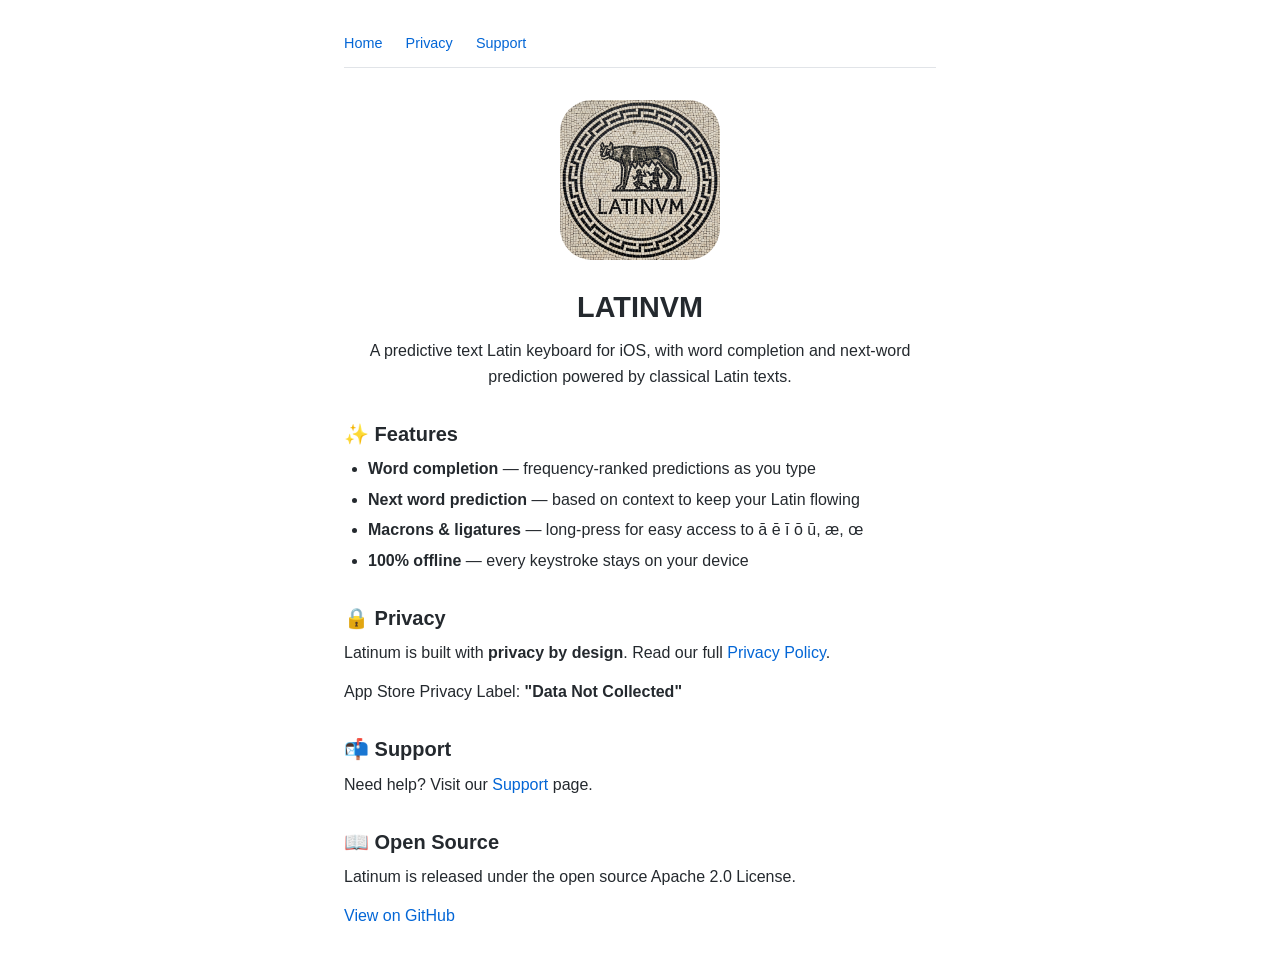
<file: docs/index.html>
<!DOCTYPE html>
<html lang="en">
<head>
  <meta charset="utf-8">
  <meta name="viewport" content="width=device-width, initial-scale=1">
  <title>Latinum</title>
  <meta name="description" content="A Latin keyboard for iOS with offline word completion and prediction.">
  <link rel="stylesheet" href="style.css">
</head>
<body>
  <nav>
    <a href="./">Home</a>
    <a href="privacy.html">Privacy</a>
    <a href="support.html">Support</a>
  </nav>

  <img src="icon.png" alt="Latinum app icon" class="icon">

  <h1 style="text-align: center;">LATINVM</h1>
  <p style="text-align: center;">A predictive text Latin keyboard for iOS, with word completion and next-word prediction powered by classical Latin texts.</p>

  <h2>✨ Features</h2>
  <ul>
    <li><strong>Word completion</strong> — frequency-ranked predictions as you type</li>
    <li><strong>Next word prediction</strong> — based on context to keep your Latin flowing</li>
    <li><strong>Macrons &amp; ligatures</strong> — long-press for easy access to ā ē ī ō ū, æ, œ</li>
    <li><strong>100% offline</strong> — every keystroke stays on your device</li>
  </ul>

  <h2>🔒 Privacy</h2>
  <p>Latinum is built with <strong>privacy by design</strong>. Read our full <a href="privacy.html">Privacy Policy</a>.</p>
  <p>App Store Privacy Label: <strong>"Data Not Collected"</strong></p>

  <h2>📬 Support</h2>
  <p>Need help? Visit our <a href="support.html">Support</a> page.</p>

  <h2>📖 Open Source</h2>
  <p>Latinum is released under the open source Apache 2.0 License.</p>
  <p><a href="https://github.com/walkerbrown/latinum">View on GitHub</a></p>
</body>
</html>
</file>
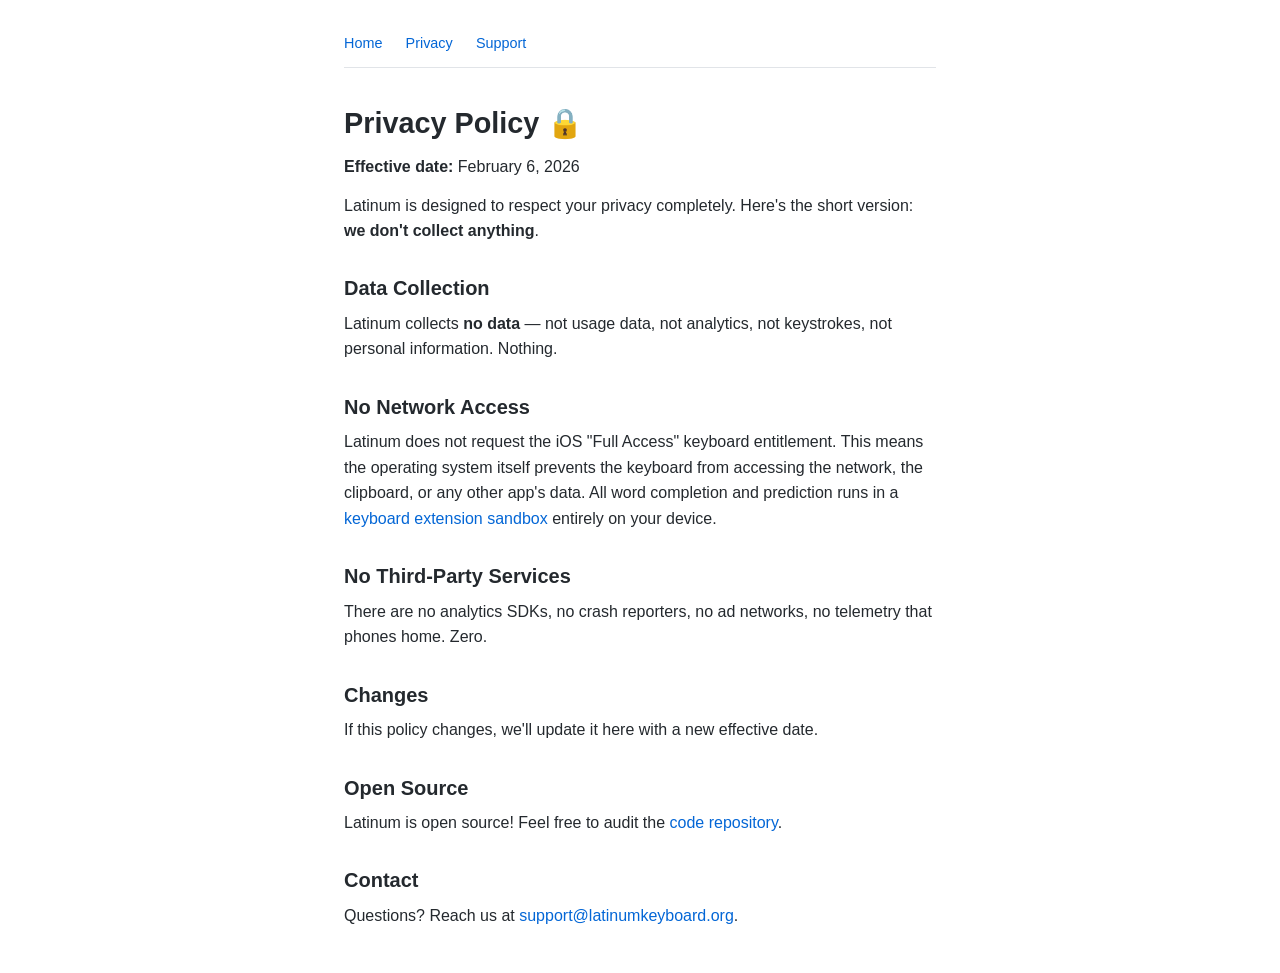
<file: docs/privacy.html>
<!DOCTYPE html>
<html lang="en">
<head>
  <meta charset="utf-8">
  <meta name="viewport" content="width=device-width, initial-scale=1">
  <title>Privacy Policy — Latinum</title>
  <meta name="description" content="Latinum privacy policy. Data Not Collected.">
  <link rel="stylesheet" href="style.css">
</head>
<body>
  <nav>
    <a href="./">Home</a>
    <a href="privacy.html">Privacy</a>
    <a href="support.html">Support</a>
  </nav>

  <h1>Privacy Policy 🔒</h1>
  <p><strong>Effective date:</strong> February 6, 2026</p>
  <p>Latinum is designed to respect your privacy completely. Here's the short version: <strong>we don't collect anything</strong>.</p>

  <h2>Data Collection</h2>
  <p>Latinum collects <strong>no data</strong> — not usage data, not analytics, not keystrokes, not personal information. Nothing.</p>

  <h2>No Network Access</h2>
  <p>Latinum does not request the iOS "Full Access" keyboard entitlement. This means the operating system itself prevents the keyboard from accessing the network, the clipboard, or any other app's data. All word completion and prediction runs in a <a href="https://developer.apple.com/documentation/uikit/configuring-open-access-for-a-custom-keyboard#overview">keyboard extension sandbox</a> entirely on your device.</p>

  <h2>No Third-Party Services</h2>
  <p>There are no analytics SDKs, no crash reporters, no ad networks, no telemetry that phones home. Zero.</p>

  <h2>Changes</h2>
  <p>If this policy changes, we'll update it here with a new effective date.</p>

  <h2>Open Source</h2>
  <p>Latinum is open source! Feel free to audit the <a href="https://github.com/walkerbrown/latinum/">code repository</a>.

  <h2>Contact</h2>
  <p>Questions? Reach us at <a href="mailto:support@latinumkeyboard.org">support@latinumkeyboard.org</a>.</p>
</body>
</html>
</file>
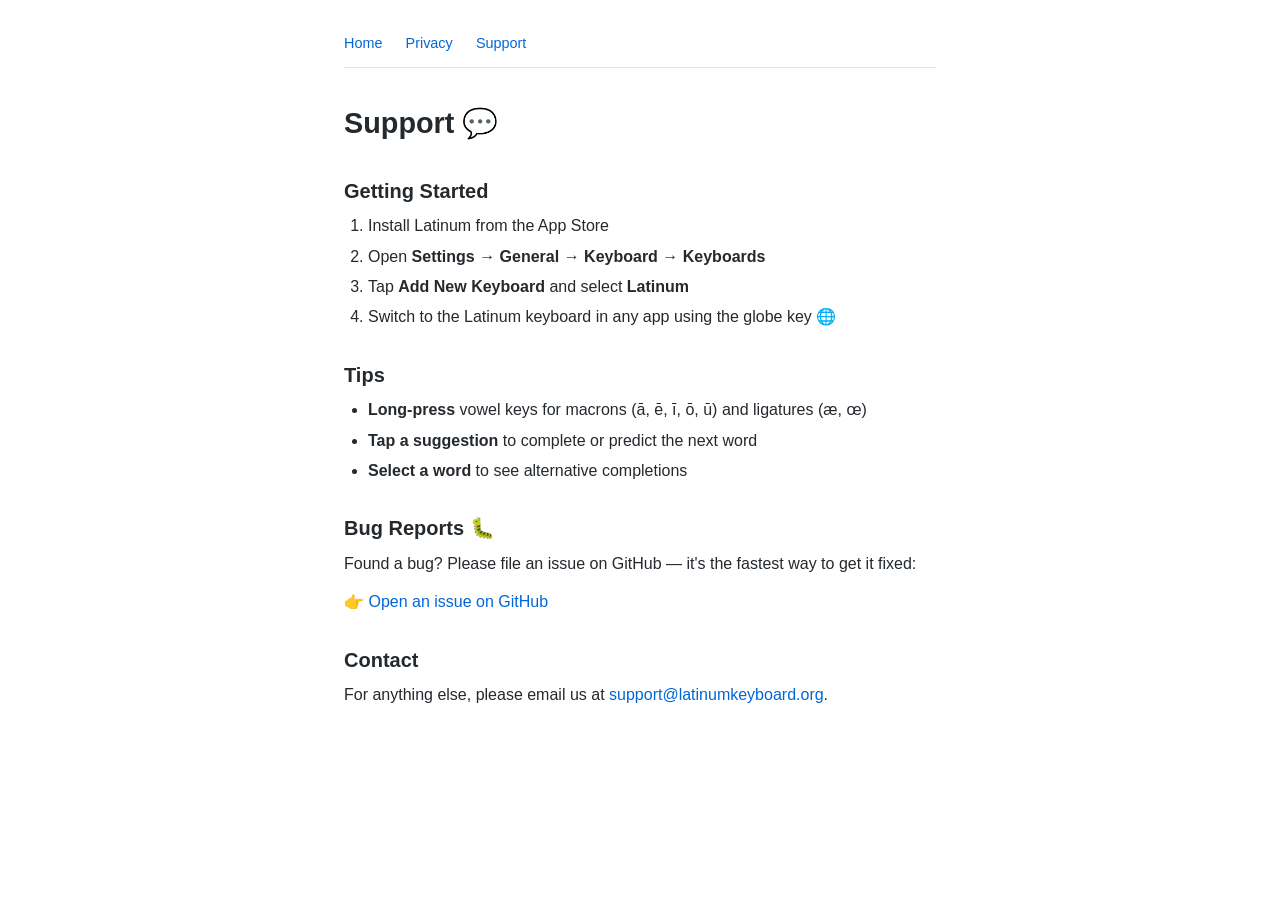
<file: docs/support.html>
<!DOCTYPE html>
<html lang="en">
<head>
  <meta charset="utf-8">
  <meta name="viewport" content="width=device-width, initial-scale=1">
  <title>Support — Latinum</title>
  <meta name="description" content="Latinum support and setup instructions.">
  <link rel="stylesheet" href="style.css">
</head>
<body>
  <nav>
    <a href="./">Home</a>
    <a href="privacy.html">Privacy</a>
    <a href="support.html">Support</a>
  </nav>

  <h1>Support 💬</h1>

  <h2>Getting Started</h2>
  <ol>
    <li>Install Latinum from the App Store</li>
    <li>Open <strong>Settings → General → Keyboard → Keyboards</strong></li>
    <li>Tap <strong>Add New Keyboard</strong> and select <strong>Latinum</strong></li>
    <li>Switch to the Latinum keyboard in any app using the globe key 🌐</li>
  </ol>

  <h2>Tips</h2>
  <ul>
    <li><strong>Long-press</strong> vowel keys for macrons (ā, ē, ī, ō, ū) and ligatures (æ, œ)</li>
    <li><strong>Tap a suggestion</strong> to complete or predict the next word</li>
    <li><strong>Select a word</strong> to see alternative completions</li>
  </ul>

  <h2>Bug Reports 🐛</h2>
  <p>Found a bug? Please file an issue on GitHub — it's the fastest way to get it fixed:</p>
  <p>👉 <a href="https://github.com/walkerbrown/latinum/issues">Open an issue on GitHub</a></p>

  <h2>Contact</h2>
  <p>For anything else, please email us at <a href="mailto:support@latinumkeyboard.org">support@latinumkeyboard.org</a>.</p>
</body>
</html>
</file>
<file: docs/style.css>
* {
  margin: 0;
  padding: 0;
  box-sizing: border-box;
}

body {
  font-family: -apple-system, BlinkMacSystemFont, "Segoe UI", Helvetica, Arial, sans-serif;
  line-height: 1.6;
  color: #24292e;
  max-width: 640px;
  margin: 0 auto;
  padding: 2rem 1.5rem;
}

h1 {
  font-size: 1.8rem;
  margin-bottom: 0.5rem;
}

h2 {
  font-size: 1.25rem;
  margin-top: 1.8rem;
  margin-bottom: 0.4rem;
}

p, ul, ol {
  margin-bottom: 0.8rem;
}

ul, ol {
  padding-left: 1.5rem;
}

li {
  margin-bottom: 0.3rem;
}

a {
  color: #0366d6;
  text-decoration: none;
}

a:hover {
  text-decoration: underline;
}

nav {
  margin-bottom: 2rem;
  padding-bottom: 0.75rem;
  border-bottom: 1px solid #e1e4e8;
  font-size: 0.9rem;
}

nav a {
  margin-right: 1.2rem;
}

.icon {
  display: block;
  margin: 0 auto 1.5rem;
  width: 160px;
  border-radius: 32px;
}

strong {
  font-weight: 600;
}

code {
  font-size: 0.9em;
}
</file>
